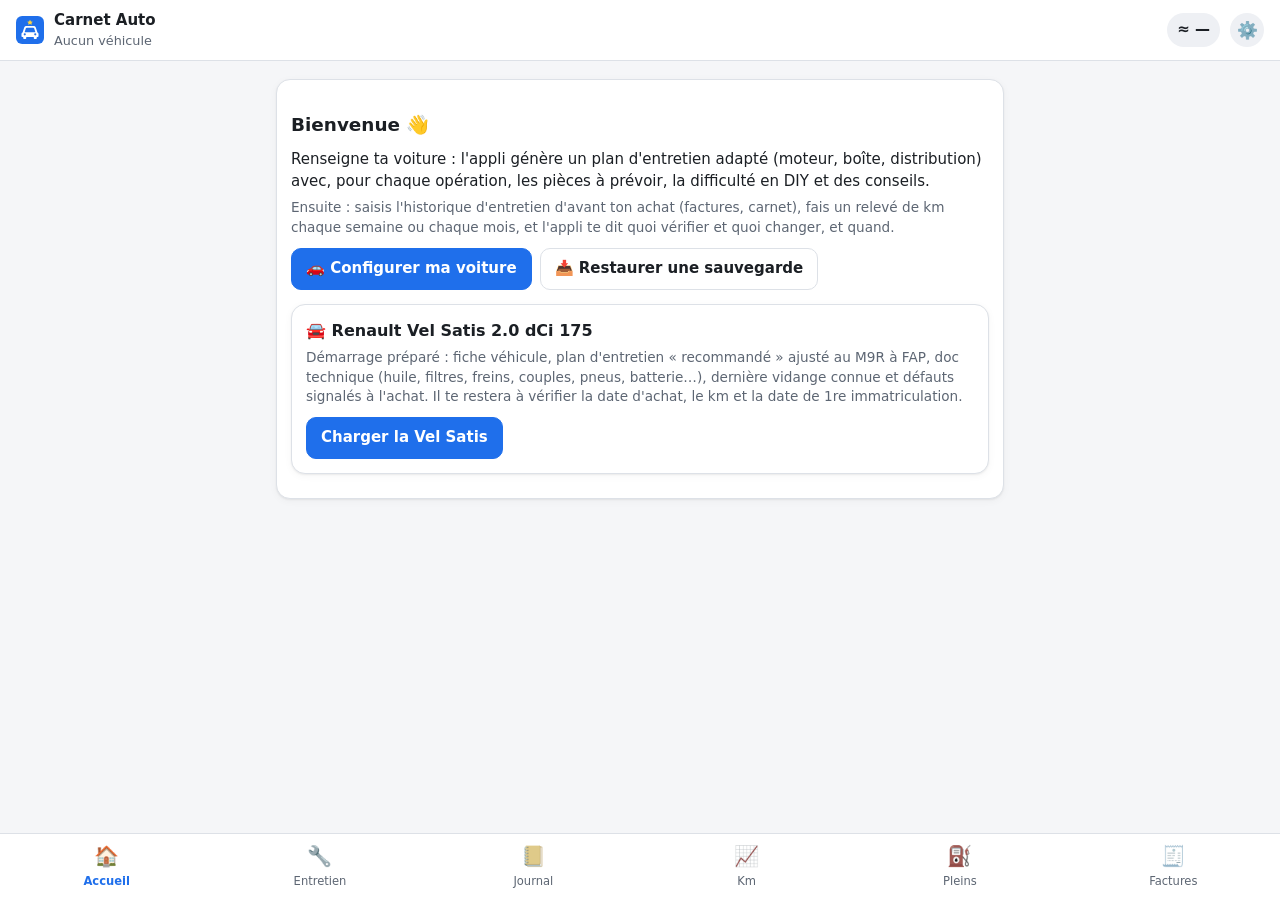
<file: index.html>
<!doctype html>
<html lang="fr">
<head>
  <meta charset="utf-8">
  <meta name="viewport" content="width=device-width, initial-scale=1, viewport-fit=cover">
  <title>Carnet Auto</title>
  <meta name="description" content="Suivi d'entretien de voiture : kilométrage, plan d'entretien, journal et rappels mensuels.">
  <meta name="theme-color" content="#1f6feb">
  <link rel="manifest" href="manifest.webmanifest">
  <link rel="icon" href="icon.svg" type="image/svg+xml">
  <link rel="apple-touch-icon" href="icon.svg">
  <link rel="stylesheet" href="styles.css">
</head>
<body>
  <header class="topbar">
    <div class="brand">
      <img src="icon.svg" alt="" width="28" height="28">
      <div>
        <div class="brand-title">Carnet Auto</div>
        <div class="brand-sub" id="car-name">—</div>
      </div>
    </div>
    <div class="row">
      <div class="km-pill" id="km-pill" title="Kilométrage estimé aujourd'hui">— km</div>
      <button class="icon-btn" data-tab="settings" aria-label="Réglages" title="Réglages">⚙️</button>
    </div>
  </header>

  <main id="view" class="view"></main>

  <nav class="tabs" id="tabs">
    <button data-tab="dashboard" class="active"><span>🏠</span>Accueil</button>
    <button data-tab="plan"><span>🔧</span>Entretien</button>
    <button data-tab="logs"><span>📒</span>Journal</button>
    <button data-tab="readings"><span>📈</span>Km</button>
    <button data-tab="fuel"><span>⛽</span>Pleins</button>
    <button data-tab="docs"><span>🧾</span>Factures</button>
  </nav>

  <dialog id="modal">
    <form method="dialog" id="modal-form" class="modal-body"></form>
  </dialog>

  <div id="toast" class="toast" role="status" aria-live="polite"></div>

  <script src="core.js"></script>
  <script src="tech-presets.js"></script>
  <script src="advice.js"></script>
  <script src="app.js"></script>
</body>
</html>
</file>
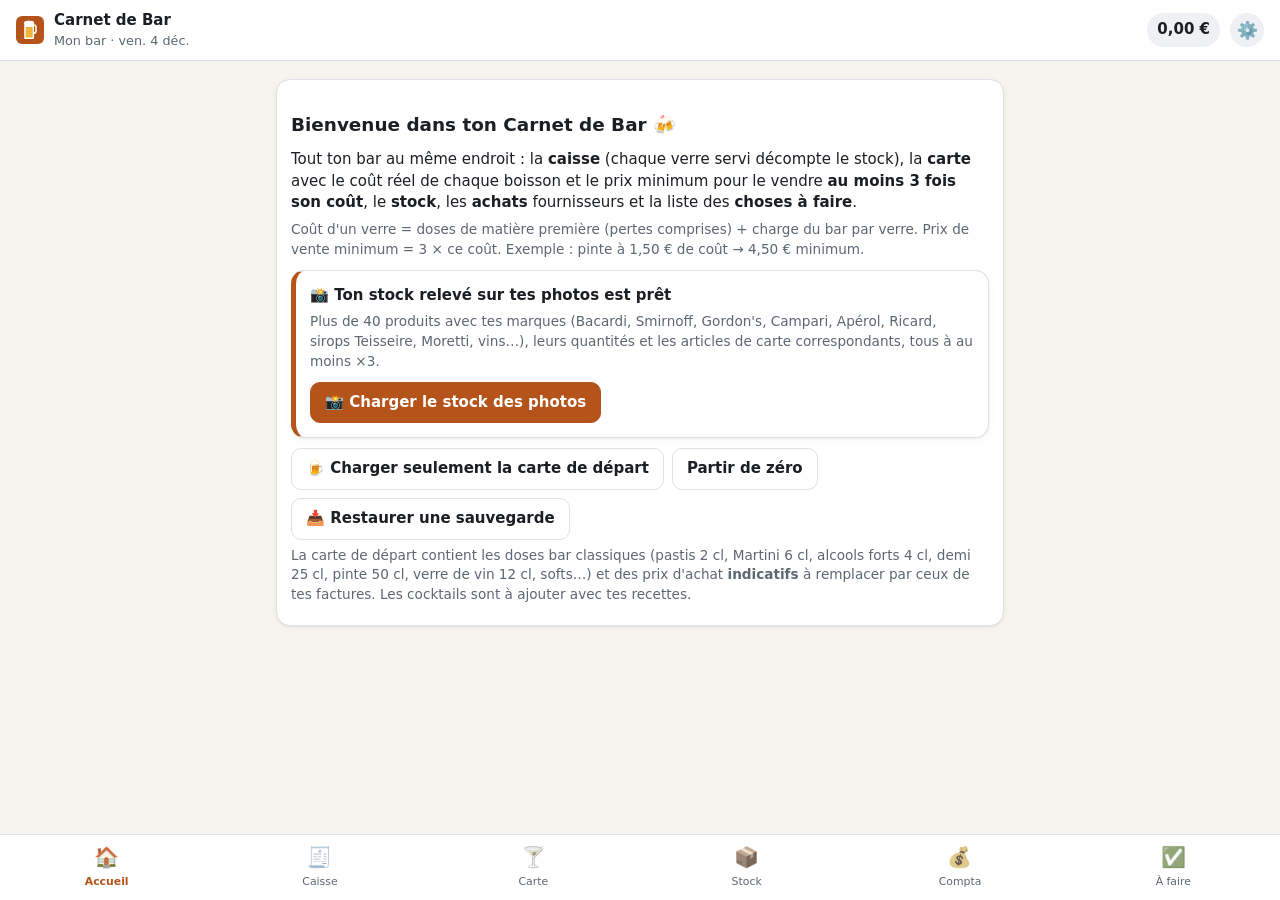
<file: bar/index.html>
<!doctype html>
<html lang="fr">
<head>
  <meta charset="utf-8">
  <meta name="viewport" content="width=device-width, initial-scale=1, viewport-fit=cover">
  <title>Carnet de Bar</title>
  <meta name="description" content="Gestion de bar : caisse, carte et prix (règle des ×3), stock, achats, charges et résultat du mois, tâches.">
  <meta name="theme-color" content="#b4531a">
  <link rel="manifest" href="manifest.webmanifest">
  <link rel="icon" href="icon.svg" type="image/svg+xml">
  <link rel="apple-touch-icon" href="icon.svg">
  <link rel="stylesheet" href="styles.css">
</head>
<body>
  <header class="topbar">
    <div class="brand">
      <img src="icon.svg" alt="" width="28" height="28">
      <div>
        <div class="brand-title">Carnet de Bar</div>
        <div class="brand-sub" id="bar-name">—</div>
      </div>
    </div>
    <div class="row">
      <div class="km-pill" id="ca-pill" title="Chiffre d'affaires TTC du jour" data-tab="pos">— €</div>
      <button class="icon-btn" data-tab="settings" aria-label="Réglages" title="Réglages">⚙️</button>
    </div>
  </header>

  <main id="view" class="view"></main>

  <nav class="tabs" id="tabs">
    <button data-tab="dashboard" class="active"><span>🏠</span>Accueil</button>
    <button data-tab="pos"><span>🧾</span>Caisse</button>
    <button data-tab="menu"><span>🍸</span>Carte</button>
    <button data-tab="stock"><span>📦</span>Stock</button>
    <button data-tab="compta"><span>💰</span>Compta</button>
    <button data-tab="tasks"><span>✅</span>À faire</button>
  </nav>

  <dialog id="modal">
    <form method="dialog" id="modal-form" class="modal-body"></form>
  </dialog>

  <div id="toast" class="toast" role="status" aria-live="polite"></div>

  <script src="core.js"></script>
  <script src="starter.js"></script>
  <script src="stock-photos.js"></script>
  <script src="app.js"></script>
</body>
</html>
</file>
<file: styles.css>
:root {
  --bg: #f5f6f8;
  --surface: #ffffff;
  --surface-2: #eef0f4;
  --text: #1b1f24;
  --muted: #5d6673;
  --border: #dde1e7;
  --accent: #1f6feb;
  --accent-text: #ffffff;
  --ok: #1a7f37;
  --ok-bg: #dcf5e3;
  --soon: #9a6700;
  --soon-bg: #fff2c5;
  --bad: #c62828;
  --bad-bg: #ffe1df;
  --unk: #6e40c9;
  --unk-bg: #ece3ff;
  --shadow: 0 1px 2px rgba(0,0,0,.06), 0 2px 8px rgba(0,0,0,.04);
  --radius: 14px;
  color-scheme: light;
}
@media (prefers-color-scheme: dark) {
  :root:not([data-theme="light"]) {
    --bg: #0f1216; --surface: #181c22; --surface-2: #222831; --text: #e8ebef; --muted: #9aa4b1;
    --border: #2c333d; --accent: #4c8dff; --ok: #4ac26b; --ok-bg: #12351f; --soon: #e3b341; --soon-bg: #3a2e0b;
    --bad: #ff7b72; --bad-bg: #4a1715; --unk: #b392f0; --unk-bg: #2c1f4d; --shadow: none; color-scheme: dark;
  }
}
:root[data-theme="dark"] {
  --bg: #0f1216; --surface: #181c22; --surface-2: #222831; --text: #e8ebef; --muted: #9aa4b1;
  --border: #2c333d; --accent: #4c8dff; --ok: #4ac26b; --ok-bg: #12351f; --soon: #e3b341; --soon-bg: #3a2e0b;
  --bad: #ff7b72; --bad-bg: #4a1715; --unk: #b392f0; --unk-bg: #2c1f4d; --shadow: none; color-scheme: dark;
}

* { box-sizing: border-box; }
html, body { margin: 0; }
body {
  background: var(--bg); color: var(--text);
  font: 15px/1.45 system-ui, -apple-system, "Segoe UI", Roboto, sans-serif;
  padding-bottom: calc(72px + env(safe-area-inset-bottom));
}
h2 { font-size: 1.15rem; margin: 18px 0 10px; }
h3 { font-size: 1rem; margin: 0 0 6px; }
p { margin: 6px 0; }
.muted { color: var(--muted); }
.small { font-size: .85rem; }

.topbar {
  position: sticky; top: 0; z-index: 5; display: flex; align-items: center; justify-content: space-between;
  padding: 10px 16px; padding-top: calc(10px + env(safe-area-inset-top));
  background: var(--surface); border-bottom: 1px solid var(--border);
}
.brand { display: flex; align-items: center; gap: 10px; min-width: 0; }
.brand-title { font-weight: 700; }
.brand-sub { font-size: .8rem; color: var(--muted); white-space: nowrap; overflow: hidden; text-overflow: ellipsis; max-width: 55vw; }
.km-pill { background: var(--surface-2); padding: 6px 10px; border-radius: 999px; font-weight: 600; font-variant-numeric: tabular-nums; white-space: nowrap; }

.view { max-width: 760px; margin: 0 auto; padding: 8px 16px 24px; }

.tabs {
  position: fixed; bottom: 0; left: 0; right: 0; z-index: 5; display: flex;
  background: var(--surface); border-top: 1px solid var(--border); padding-bottom: env(safe-area-inset-bottom);
}
.tabs button {
  flex: 1; background: none; border: 0; color: var(--muted); padding: 8px 2px 10px; font: inherit; font-size: .72rem;
  display: flex; flex-direction: column; align-items: center; gap: 2px; cursor: pointer;
}
.tabs button span { font-size: 1.25rem; filter: grayscale(.6); }
.tabs button.active { color: var(--accent); font-weight: 600; }
.tabs button.active span { filter: none; }

.card { background: var(--surface); border: 1px solid var(--border); border-radius: var(--radius); padding: 14px; margin: 10px 0; box-shadow: var(--shadow); }
.card.alert { border-color: var(--soon); background: var(--soon-bg); }
.card.danger { border-color: var(--bad); background: var(--bad-bg); }
.row { display: flex; gap: 10px; align-items: center; justify-content: space-between; }
.row.wrap { flex-wrap: wrap; }
.grid2 { display: grid; grid-template-columns: 1fr 1fr; gap: 10px; }
.stats { display: grid; grid-template-columns: repeat(3, 1fr); gap: 8px; }
.stat { background: var(--surface-2); border-radius: 10px; padding: 10px; }
.stat b { display: block; font-size: 1.1rem; font-variant-numeric: tabular-nums; }
.stat span { font-size: .75rem; color: var(--muted); }

.btn {
  display: inline-flex; align-items: center; justify-content: center; gap: 6px; border-radius: 10px; border: 1px solid var(--border);
  background: var(--surface); color: var(--text); padding: 9px 14px; font: inherit; font-weight: 600; cursor: pointer; text-decoration: none;
}
.btn.primary { background: var(--accent); border-color: var(--accent); color: var(--accent-text); }
.btn.danger { color: var(--bad); }
.btn.sm { padding: 5px 10px; font-size: .85rem; }
.btn.block { width: 100%; }
.btns { display: flex; gap: 8px; flex-wrap: wrap; margin-top: 10px; }

.item { display: flex; gap: 12px; align-items: flex-start; padding: 12px 0; border-top: 1px solid var(--border); cursor: pointer; }
.item:first-child { border-top: 0; }
.item-main { flex: 1; min-width: 0; }
.item-title { font-weight: 600; }
.item-meta { font-size: .85rem; color: var(--muted); }
.badge { font-size: .72rem; font-weight: 700; padding: 3px 8px; border-radius: 999px; white-space: nowrap; }
.b-ok { color: var(--ok); background: var(--ok-bg); }
.b-soon { color: var(--soon); background: var(--soon-bg); }
.b-overdue { color: var(--bad); background: var(--bad-bg); }
.b-unknown { color: var(--unk); background: var(--unk-bg); }
.diff { font-size: .72rem; padding: 2px 6px; border-radius: 6px; background: var(--surface-2); color: var(--muted); white-space: nowrap; }

.progress { height: 6px; background: var(--surface-2); border-radius: 999px; overflow: hidden; margin-top: 6px; }
.progress > i { display: block; height: 100%; background: var(--ok); }
.progress.soon > i { background: var(--soon); }
.progress.overdue > i { background: var(--bad); }

label { display: block; font-size: .85rem; font-weight: 600; margin: 10px 0 4px; }
input, select, textarea {
  width: 100%; font: inherit; color: var(--text); background: var(--surface); border: 1px solid var(--border);
  border-radius: 10px; padding: 9px 10px;
}
textarea { min-height: 70px; resize: vertical; }
input[type="checkbox"] { width: auto; }
.check-list label { display: flex; align-items: center; gap: 8px; font-weight: 400; margin: 6px 0; }

.tri { display: flex; gap: 4px; }
.tri input { display: none; }
.tri label { margin: 0; padding: 5px 9px; border-radius: 8px; border: 1px solid var(--border); font-size: .78rem; cursor: pointer; font-weight: 600; }
.tri input:checked + label.t-ok { background: var(--ok-bg); color: var(--ok); border-color: var(--ok); }
.tri input:checked + label.t-watch { background: var(--soon-bg); color: var(--soon); border-color: var(--soon); }
.tri input:checked + label.t-bad { background: var(--bad-bg); color: var(--bad); border-color: var(--bad); }
.check-row { display: flex; justify-content: space-between; align-items: center; gap: 8px; padding: 8px 0; border-top: 1px solid var(--border); }
.check-row:first-of-type { border-top: 0; }

dialog { border: 0; border-radius: 18px; padding: 0; width: min(560px, calc(100vw - 24px)); max-height: 88vh; background: var(--surface); color: var(--text); }
dialog::backdrop { background: rgba(0,0,0,.45); }
.modal-body { padding: 16px; overflow: auto; max-height: 88vh; }
.modal-actions { display: flex; gap: 8px; justify-content: flex-end; margin-top: 16px; position: sticky; bottom: -16px; background: var(--surface); padding: 10px 0; }

.toast {
  position: fixed; left: 50%; bottom: calc(84px + env(safe-area-inset-bottom)); transform: translateX(-50%) translateY(20px);
  background: var(--text); color: var(--bg); padding: 10px 16px; border-radius: 10px; opacity: 0; transition: .25s; pointer-events: none; z-index: 20;
  max-width: calc(100vw - 32px);
}
.toast.show { opacity: 1; transform: translateX(-50%) translateY(0); }

.chart { width: 100%; height: 160px; }
.chart .line { fill: none; stroke: var(--accent); stroke-width: 2.5; }
.chart .dot { fill: var(--accent); }
.chart .axis { stroke: var(--border); }
.chart text { fill: var(--muted); font-size: 10px; }

.empty { text-align: center; padding: 24px 8px; color: var(--muted); }
.tips { white-space: pre-line; }
details summary { cursor: pointer; font-weight: 600; }
.filters { display: flex; gap: 6px; overflow-x: auto; padding: 4px 0; }
.filters button { flex: none; }
.filters .btn.on { background: var(--accent); color: var(--accent-text); border-color: var(--accent); }

@media (max-width: 420px) {
  .grid2 { grid-template-columns: 1fr; }
  .stats { grid-template-columns: 1fr 1fr; }
}

.icon-btn { background: var(--surface-2); border: 0; border-radius: 999px; width: 34px; height: 34px; font-size: 1.05rem; cursor: pointer; }
.thumb { width: 56px; height: 56px; border-radius: 8px; object-fit: cover; background: var(--surface-2); display: flex; align-items: center; justify-content: center; font-size: 1.4rem; flex: none; }
.files { display: flex; gap: 8px; flex-wrap: wrap; margin-top: 8px; }
.file-chip { display: inline-flex; align-items: center; gap: 6px; background: var(--surface-2); border-radius: 8px; padding: 4px 8px; font-size: .8rem; max-width: 100%; }
.file-chip button { background: none; border: 0; color: var(--bad); cursor: pointer; font-size: 1rem; }
.file-chip a { color: var(--text); overflow: hidden; text-overflow: ellipsis; white-space: nowrap; max-width: 200px; }
.tag { font-size: .72rem; padding: 2px 6px; border-radius: 6px; background: var(--unk-bg); color: var(--unk); white-space: nowrap; }
.section-title { display: flex; align-items: center; justify-content: space-between; }
.bars { display: flex; align-items: flex-end; gap: 4px; height: 110px; padding-top: 6px; }
.bar { flex: 1; height: 100%; display: flex; flex-direction: column; justify-content: flex-end; align-items: center; gap: 4px; }
.bar i { display: block; width: 100%; max-width: 26px; background: var(--accent); border-radius: 4px 4px 0 0; min-height: 2px; }
.bar span { font-size: .7rem; color: var(--muted); text-transform: uppercase; }
.tabs button { min-width: 0; }
.advice { border-radius: var(--radius); padding: 12px 14px; margin: 10px 0; border: 1px solid var(--border); border-left-width: 5px; background: var(--surface); }
.advice p { margin: 6px 0; }
.advice details { margin-top: 6px; }
.adv-title { font-weight: 700; }
.adv-bad { border-left-color: var(--bad); background: var(--bad-bg); }
.adv-warn { border-left-color: var(--soon); background: var(--soon-bg); }
.adv-data { border-left-color: var(--unk); background: var(--unk-bg); }
.adv-info { border-left-color: var(--accent); }
input[type="range"] { padding: 0; accent-color: var(--accent); }
</file>
<file: bar/styles.css>
:root {
  --bg: #f7f4f0;
  --surface: #ffffff;
  --surface-2: #eef0f4;
  --text: #1b1f24;
  --muted: #5d6673;
  --border: #dde1e7;
  --accent: #b4531a;
  --accent-text: #ffffff;
  --ok: #1a7f37;
  --ok-bg: #dcf5e3;
  --soon: #9a6700;
  --soon-bg: #fff2c5;
  --bad: #c62828;
  --bad-bg: #ffe1df;
  --unk: #6e40c9;
  --unk-bg: #ece3ff;
  --shadow: 0 1px 2px rgba(0,0,0,.06), 0 2px 8px rgba(0,0,0,.04);
  --radius: 14px;
  color-scheme: light;
}
@media (prefers-color-scheme: dark) {
  :root:not([data-theme="light"]) {
    --bg: #0f1216; --surface: #181c22; --surface-2: #222831; --text: #e8ebef; --muted: #9aa4b1;
    --border: #2c333d; --accent: #e8894a; --ok: #4ac26b; --ok-bg: #12351f; --soon: #e3b341; --soon-bg: #3a2e0b;
    --bad: #ff7b72; --bad-bg: #4a1715; --unk: #b392f0; --unk-bg: #2c1f4d; --shadow: none; color-scheme: dark;
  }
}
:root[data-theme="dark"] {
  --bg: #0f1216; --surface: #181c22; --surface-2: #222831; --text: #e8ebef; --muted: #9aa4b1;
  --border: #2c333d; --accent: #e8894a; --ok: #4ac26b; --ok-bg: #12351f; --soon: #e3b341; --soon-bg: #3a2e0b;
  --bad: #ff7b72; --bad-bg: #4a1715; --unk: #b392f0; --unk-bg: #2c1f4d; --shadow: none; color-scheme: dark;
}

* { box-sizing: border-box; }
html, body { margin: 0; }
body {
  background: var(--bg); color: var(--text);
  font: 15px/1.45 system-ui, -apple-system, "Segoe UI", Roboto, sans-serif;
  padding-bottom: calc(72px + env(safe-area-inset-bottom));
}
h2 { font-size: 1.15rem; margin: 18px 0 10px; }
h3 { font-size: 1rem; margin: 0 0 6px; }
p { margin: 6px 0; }
.muted { color: var(--muted); }
.small { font-size: .85rem; }

.topbar {
  position: sticky; top: 0; z-index: 5; display: flex; align-items: center; justify-content: space-between;
  padding: 10px 16px; padding-top: calc(10px + env(safe-area-inset-top));
  background: var(--surface); border-bottom: 1px solid var(--border);
}
.brand { display: flex; align-items: center; gap: 10px; min-width: 0; }
.brand-title { font-weight: 700; }
.brand-sub { font-size: .8rem; color: var(--muted); white-space: nowrap; overflow: hidden; text-overflow: ellipsis; max-width: 55vw; }
.km-pill { background: var(--surface-2); padding: 6px 10px; border-radius: 999px; font-weight: 600; font-variant-numeric: tabular-nums; white-space: nowrap; }

.view { max-width: 760px; margin: 0 auto; padding: 8px 16px 24px; }

.tabs {
  position: fixed; bottom: 0; left: 0; right: 0; z-index: 5; display: flex;
  background: var(--surface); border-top: 1px solid var(--border); padding-bottom: env(safe-area-inset-bottom);
}
.tabs button {
  flex: 1; background: none; border: 0; color: var(--muted); padding: 8px 2px 10px; font: inherit; font-size: .72rem;
  display: flex; flex-direction: column; align-items: center; gap: 2px; cursor: pointer;
}
.tabs button span { font-size: 1.25rem; filter: grayscale(.6); }
.tabs button.active { color: var(--accent); font-weight: 600; }
.tabs button.active span { filter: none; }

.card { background: var(--surface); border: 1px solid var(--border); border-radius: var(--radius); padding: 14px; margin: 10px 0; box-shadow: var(--shadow); }
.card.alert { border-color: var(--soon); background: var(--soon-bg); }
.card.danger { border-color: var(--bad); background: var(--bad-bg); }
.row { display: flex; gap: 10px; align-items: center; justify-content: space-between; }
.row.wrap { flex-wrap: wrap; }
.grid2 { display: grid; grid-template-columns: 1fr 1fr; gap: 10px; }
.stats { display: grid; grid-template-columns: repeat(3, 1fr); gap: 8px; }
.stat { background: var(--surface-2); border-radius: 10px; padding: 10px; }
.stat b { display: block; font-size: 1.1rem; font-variant-numeric: tabular-nums; }
.stat span { font-size: .75rem; color: var(--muted); }

.btn {
  display: inline-flex; align-items: center; justify-content: center; gap: 6px; border-radius: 10px; border: 1px solid var(--border);
  background: var(--surface); color: var(--text); padding: 9px 14px; font: inherit; font-weight: 600; cursor: pointer; text-decoration: none;
}
.btn.primary { background: var(--accent); border-color: var(--accent); color: var(--accent-text); }
.btn.danger { color: var(--bad); }
.btn.sm { padding: 5px 10px; font-size: .85rem; }
.btn.block { width: 100%; }
.btns { display: flex; gap: 8px; flex-wrap: wrap; margin-top: 10px; }

.item { display: flex; gap: 12px; align-items: flex-start; padding: 12px 0; border-top: 1px solid var(--border); cursor: pointer; }
.item:first-child { border-top: 0; }
.item-main { flex: 1; min-width: 0; }
.item-title { font-weight: 600; }
.item-meta { font-size: .85rem; color: var(--muted); }
.badge { font-size: .72rem; font-weight: 700; padding: 3px 8px; border-radius: 999px; white-space: nowrap; }
.b-ok { color: var(--ok); background: var(--ok-bg); }
.b-soon { color: var(--soon); background: var(--soon-bg); }
.b-overdue { color: var(--bad); background: var(--bad-bg); }
.b-unknown { color: var(--unk); background: var(--unk-bg); }
.diff { font-size: .72rem; padding: 2px 6px; border-radius: 6px; background: var(--surface-2); color: var(--muted); white-space: nowrap; }

.progress { height: 6px; background: var(--surface-2); border-radius: 999px; overflow: hidden; margin-top: 6px; }
.progress > i { display: block; height: 100%; background: var(--ok); }
.progress.soon > i { background: var(--soon); }
.progress.overdue > i { background: var(--bad); }

label { display: block; font-size: .85rem; font-weight: 600; margin: 10px 0 4px; }
input, select, textarea {
  width: 100%; font: inherit; color: var(--text); background: var(--surface); border: 1px solid var(--border);
  border-radius: 10px; padding: 9px 10px;
}
textarea { min-height: 70px; resize: vertical; }
input[type="checkbox"] { width: auto; }
.check-list label { display: flex; align-items: center; gap: 8px; font-weight: 400; margin: 6px 0; }

.tri { display: flex; gap: 4px; }
.tri input { display: none; }
.tri label { margin: 0; padding: 5px 9px; border-radius: 8px; border: 1px solid var(--border); font-size: .78rem; cursor: pointer; font-weight: 600; }
.tri input:checked + label.t-ok { background: var(--ok-bg); color: var(--ok); border-color: var(--ok); }
.tri input:checked + label.t-watch { background: var(--soon-bg); color: var(--soon); border-color: var(--soon); }
.tri input:checked + label.t-bad { background: var(--bad-bg); color: var(--bad); border-color: var(--bad); }
.check-row { display: flex; justify-content: space-between; align-items: center; gap: 8px; padding: 8px 0; border-top: 1px solid var(--border); }
.check-row:first-of-type { border-top: 0; }

dialog { border: 0; border-radius: 18px; padding: 0; width: min(560px, calc(100vw - 24px)); max-height: 88vh; background: var(--surface); color: var(--text); }
dialog::backdrop { background: rgba(0,0,0,.45); }
.modal-body { padding: 16px; overflow: auto; max-height: 88vh; }
.modal-actions { display: flex; gap: 8px; justify-content: flex-end; margin-top: 16px; position: sticky; bottom: -16px; background: var(--surface); padding: 10px 0; }

.toast {
  position: fixed; left: 50%; bottom: calc(84px + env(safe-area-inset-bottom)); transform: translateX(-50%) translateY(20px);
  background: var(--text); color: var(--bg); padding: 10px 16px; border-radius: 10px; opacity: 0; transition: .25s; pointer-events: none; z-index: 20;
  max-width: calc(100vw - 32px);
}
.toast.show { opacity: 1; transform: translateX(-50%) translateY(0); }

.chart { width: 100%; height: 160px; }
.chart .line { fill: none; stroke: var(--accent); stroke-width: 2.5; }
.chart .dot { fill: var(--accent); }
.chart .axis { stroke: var(--border); }
.chart text { fill: var(--muted); font-size: 10px; }

.empty { text-align: center; padding: 24px 8px; color: var(--muted); }
.tips { white-space: pre-line; }
details summary { cursor: pointer; font-weight: 600; }
.filters { display: flex; gap: 6px; overflow-x: auto; padding: 4px 0; }
.filters button { flex: none; }
.filters .btn.on { background: var(--accent); color: var(--accent-text); border-color: var(--accent); }

@media (max-width: 420px) {
  .grid2 { grid-template-columns: 1fr; }
  .stats { grid-template-columns: 1fr 1fr; }
}

.icon-btn { background: var(--surface-2); border: 0; border-radius: 999px; width: 34px; height: 34px; font-size: 1.05rem; cursor: pointer; }
.thumb { width: 56px; height: 56px; border-radius: 8px; object-fit: cover; background: var(--surface-2); display: flex; align-items: center; justify-content: center; font-size: 1.4rem; flex: none; }
.files { display: flex; gap: 8px; flex-wrap: wrap; margin-top: 8px; }
.file-chip { display: inline-flex; align-items: center; gap: 6px; background: var(--surface-2); border-radius: 8px; padding: 4px 8px; font-size: .8rem; max-width: 100%; }
.file-chip button { background: none; border: 0; color: var(--bad); cursor: pointer; font-size: 1rem; }
.file-chip a { color: var(--text); overflow: hidden; text-overflow: ellipsis; white-space: nowrap; max-width: 200px; }
.tag { font-size: .72rem; padding: 2px 6px; border-radius: 6px; background: var(--unk-bg); color: var(--unk); white-space: nowrap; }
.section-title { display: flex; align-items: center; justify-content: space-between; }
.bars { display: flex; align-items: flex-end; gap: 4px; height: 110px; padding-top: 6px; }
.bar { flex: 1; height: 100%; display: flex; flex-direction: column; justify-content: flex-end; align-items: center; gap: 4px; }
.bar i { display: block; width: 100%; max-width: 26px; background: var(--accent); border-radius: 4px 4px 0 0; min-height: 2px; }
.bar span { font-size: .7rem; color: var(--muted); text-transform: uppercase; }
.tabs button { min-width: 0; }
.advice { border-radius: var(--radius); padding: 12px 14px; margin: 10px 0; border: 1px solid var(--border); border-left-width: 5px; background: var(--surface); }
.advice p { margin: 6px 0; }
.advice details { margin-top: 6px; }
.adv-title { font-weight: 700; }
.adv-bad { border-left-color: var(--bad); background: var(--bad-bg); }
.adv-warn { border-left-color: var(--soon); background: var(--soon-bg); }
.adv-data { border-left-color: var(--unk); background: var(--unk-bg); }
.adv-info { border-left-color: var(--accent); }
input[type="range"] { padding: 0; accent-color: var(--accent); }

/* ===== Carnet de Bar ===== */
.b-bad { color: var(--bad); background: var(--bad-bg); }
.b-unk { color: var(--unk); background: var(--unk-bg); }
.b-muted { color: var(--muted); background: var(--surface-2); }
.good { color: var(--ok); }
.bad { color: var(--bad); }
.right { display: flex; flex-direction: column; align-items: flex-end; gap: 4px; }
.line { padding: 5px 0; border-top: 1px dashed var(--border); }
.line:first-child { border-top: 0; }
.line.sub { padding-left: 14px; color: var(--muted); font-size: .9rem; }
.line.total { border-top: 2px solid var(--border); font-size: 1.05rem; font-weight: 700; margin-top: 4px; padding-top: 8px; }
.grid3 { display: grid; grid-template-columns: repeat(3, 1fr); gap: 0 10px; }
h3.group { margin: 16px 0 0; color: var(--muted); font-size: .9rem; }
.rule { border-left: 5px solid var(--accent); }
label.inline { display: flex; gap: 8px; align-items: center; font-weight: 400; }
[hidden] { display: none !important; }
#ca-pill { cursor: pointer; }

/* Caisse */
.pos-grid { display: grid; grid-template-columns: repeat(auto-fill, minmax(104px, 1fr)); gap: 8px; margin: 10px 0; }
.pos-btn { position: relative; min-height: 76px; border-radius: 12px; border: 1px solid var(--border); background: var(--surface); color: var(--text);
  font: inherit; padding: 8px; display: flex; flex-direction: column; justify-content: space-between; align-items: flex-start; text-align: left; cursor: pointer; box-shadow: var(--shadow); }
.pos-btn:active { transform: scale(.97); background: var(--surface-2); }
.pos-name { font-size: .85rem; font-weight: 600; line-height: 1.2; }
.pos-btn b { color: var(--accent); }
.pos-q { position: absolute; top: -6px; right: -6px; background: var(--accent); color: var(--accent-text); border-radius: 999px; min-width: 24px; height: 24px; display: flex; align-items: center; justify-content: center; font-style: normal; font-weight: 700; font-size: .8rem; }
.ticket { position: sticky; bottom: calc(64px + env(safe-area-inset-bottom)); z-index: 4; background: var(--surface); border: 2px solid var(--accent); border-radius: var(--radius); padding: 10px 12px; box-shadow: 0 -4px 16px rgba(0,0,0,.12); }
.ticket.empty-ticket { border: 1px dashed var(--border); box-shadow: none; position: static; }
.ticket-lines { max-height: 28vh; overflow: auto; }
.ticket-total { font-size: 1.2rem; font-weight: 700; padding: 6px 0; }
.pay-btns { display: flex; gap: 6px; margin-top: 6px; }
.pay-btns .btn { flex: 1; }
.icon-btn.sm { width: 28px; height: 28px; font-size: .8rem; flex: none; }

/* Formulaires */
.recipe-row { display: grid; grid-template-columns: 90px 1fr 30px; gap: 6px; align-items: center; margin-bottom: 10px; padding-bottom: 10px; border-bottom: 1px dashed var(--border); }
.recipe-row select { grid-column: 1 / -1; }
.recipe-row.pur { grid-template-columns: 1fr 1fr 30px; }
.ru { min-width: 44px; }
.dose-chips { display: flex; flex-wrap: wrap; gap: 4px; align-items: center; margin-top: 4px; color: var(--muted); }
.chip { border: 1px solid var(--border); background: var(--surface-2); color: var(--text); border-radius: 8px; padding: 3px 8px; font: inherit; font-size: .8rem; cursor: pointer; }
.calc { background: var(--surface-2); border-radius: 10px; padding: 10px 12px; margin-top: 10px; }
.calc:empty { display: none; }
.inv-input { width: 84px; flex: none; }
.check-btn { width: 30px; height: 30px; flex: none; border-radius: 50%; border: 2px solid var(--border); background: var(--surface); color: var(--ok); font-weight: 700; cursor: pointer; }
.task.done .check-btn { border-color: var(--ok); background: var(--ok-bg); }
.task.overdue .check-btn { border-color: var(--bad); }
.task.done .item-title { text-decoration: line-through; color: var(--muted); }
.toast-btn { margin-left: 10px; background: none; border: 1px solid currentColor; color: inherit; border-radius: 8px; padding: 2px 8px; font: inherit; cursor: pointer; }

/* Compta */
.month-nav { display: flex; align-items: center; justify-content: space-between; gap: 8px; }
.month-nav h2 { text-transform: capitalize; text-align: center; flex: 1; }
.result-card { border-left: 5px solid var(--accent); }
.bars.duo .pair { display: flex; gap: 2px; align-items: flex-end; flex: 1; min-height: 0; width: 100%; justify-content: center; }
.bars.duo .pair i { max-width: 14px; }
.bars.duo i.exp, .dot-out { background: var(--bad); }
.dot-in, .dot-out { display: inline-block; width: 10px; height: 10px; border-radius: 3px; vertical-align: middle; }
.dot-in { background: var(--accent); }
.tabs button { font-size: .68rem; }
@media (max-width: 420px) { .grid3 { grid-template-columns: 1fr 1fr; } }
</file>
